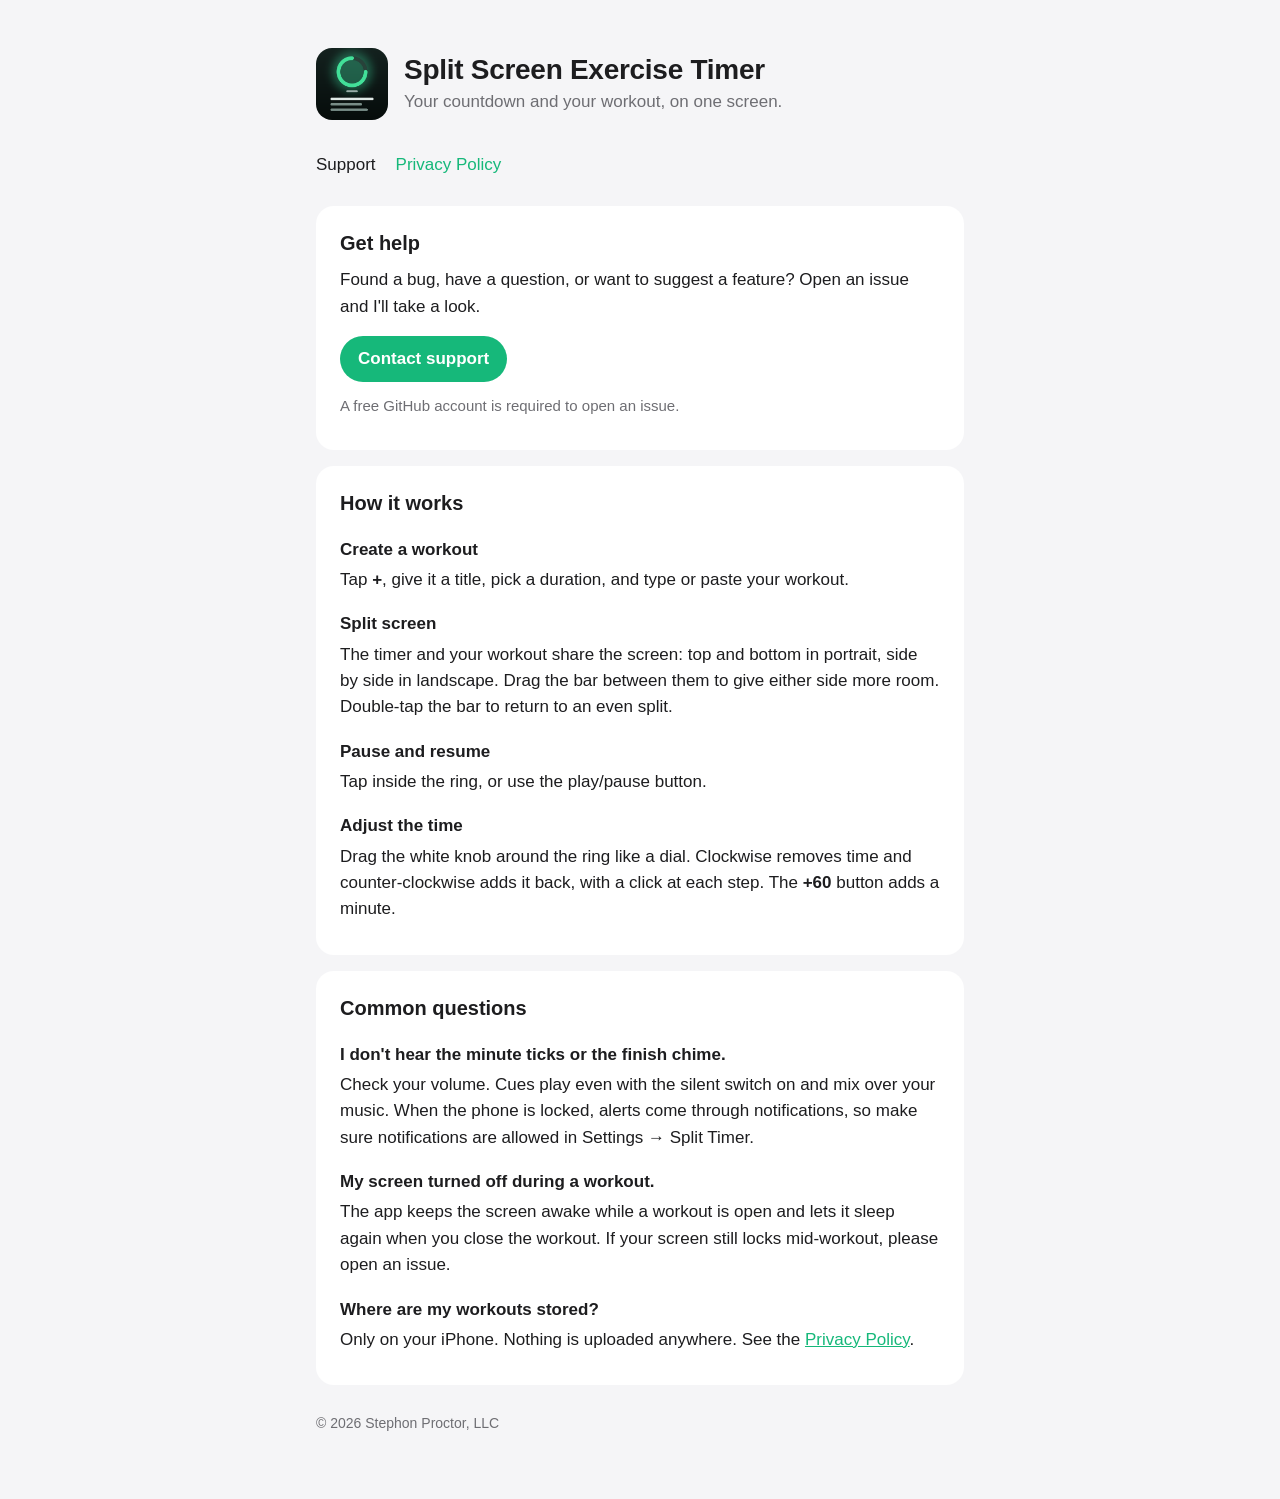
<file: index.html>
<!doctype html>
<html lang="en">
<head>
  <meta charset="utf-8">
  <meta name="viewport" content="width=device-width, initial-scale=1">
  <title>Split Screen Exercise Timer — Support</title>
  <meta name="description" content="Support for Split Screen Exercise Timer, an iPhone workout timer that shows your countdown and your workout side by side.">
  <link rel="icon" href="icon.png">
  <link rel="stylesheet" href="style.css">
</head>
<body>
<main>
  <header>
    <img src="icon.png" alt="">
    <div>
      <h1>Split Screen Exercise Timer</h1>
      <p>Your countdown and your workout, on one screen.</p>
    </div>
  </header>
  <nav>
    <a href="./" aria-current="page">Support</a>
    <a href="privacy.html">Privacy Policy</a>
  </nav>

  <section>
    <h2>Get help</h2>
    <p>Found a bug, have a question, or want to suggest a feature? Open an issue and I'll take a look.</p>
    <a class="button" href="https://github.com/Stephonomon/split-timer-site/issues/new">Contact support</a>
    <p style="margin-top:12px;color:var(--muted);font-size:15px">A free GitHub account is required to open an issue.</p>
  </section>

  <section>
    <h2>How it works</h2>
    <h3>Create a workout</h3>
    <p>Tap <strong>+</strong>, give it a title, pick a duration, and type or paste your workout.</p>
    <h3>Split screen</h3>
    <p>The timer and your workout share the screen: top and bottom in portrait, side by side in landscape. Drag the bar between them to give either side more room. Double-tap the bar to return to an even split.</p>
    <h3>Pause and resume</h3>
    <p>Tap inside the ring, or use the play/pause button.</p>
    <h3>Adjust the time</h3>
    <p>Drag the white knob around the ring like a dial. Clockwise removes time and counter-clockwise adds it back, with a click at each step. The <strong>+60</strong> button adds a minute.</p>
  </section>

  <section>
    <h2>Common questions</h2>
    <h3>I don't hear the minute ticks or the finish chime.</h3>
    <p>Check your volume. Cues play even with the silent switch on and mix over your music. When the phone is locked, alerts come through notifications, so make sure notifications are allowed in Settings → Split Timer.</p>
    <h3>My screen turned off during a workout.</h3>
    <p>The app keeps the screen awake while a workout is open and lets it sleep again when you close the workout. If your screen still locks mid-workout, please open an issue.</p>
    <h3>Where are my workouts stored?</h3>
    <p>Only on your iPhone. Nothing is uploaded anywhere. See the <a href="privacy.html">Privacy Policy</a>.</p>
  </section>

  <footer>© 2026 Stephon Proctor, LLC</footer>
</main>
</body>
</html>
</file>
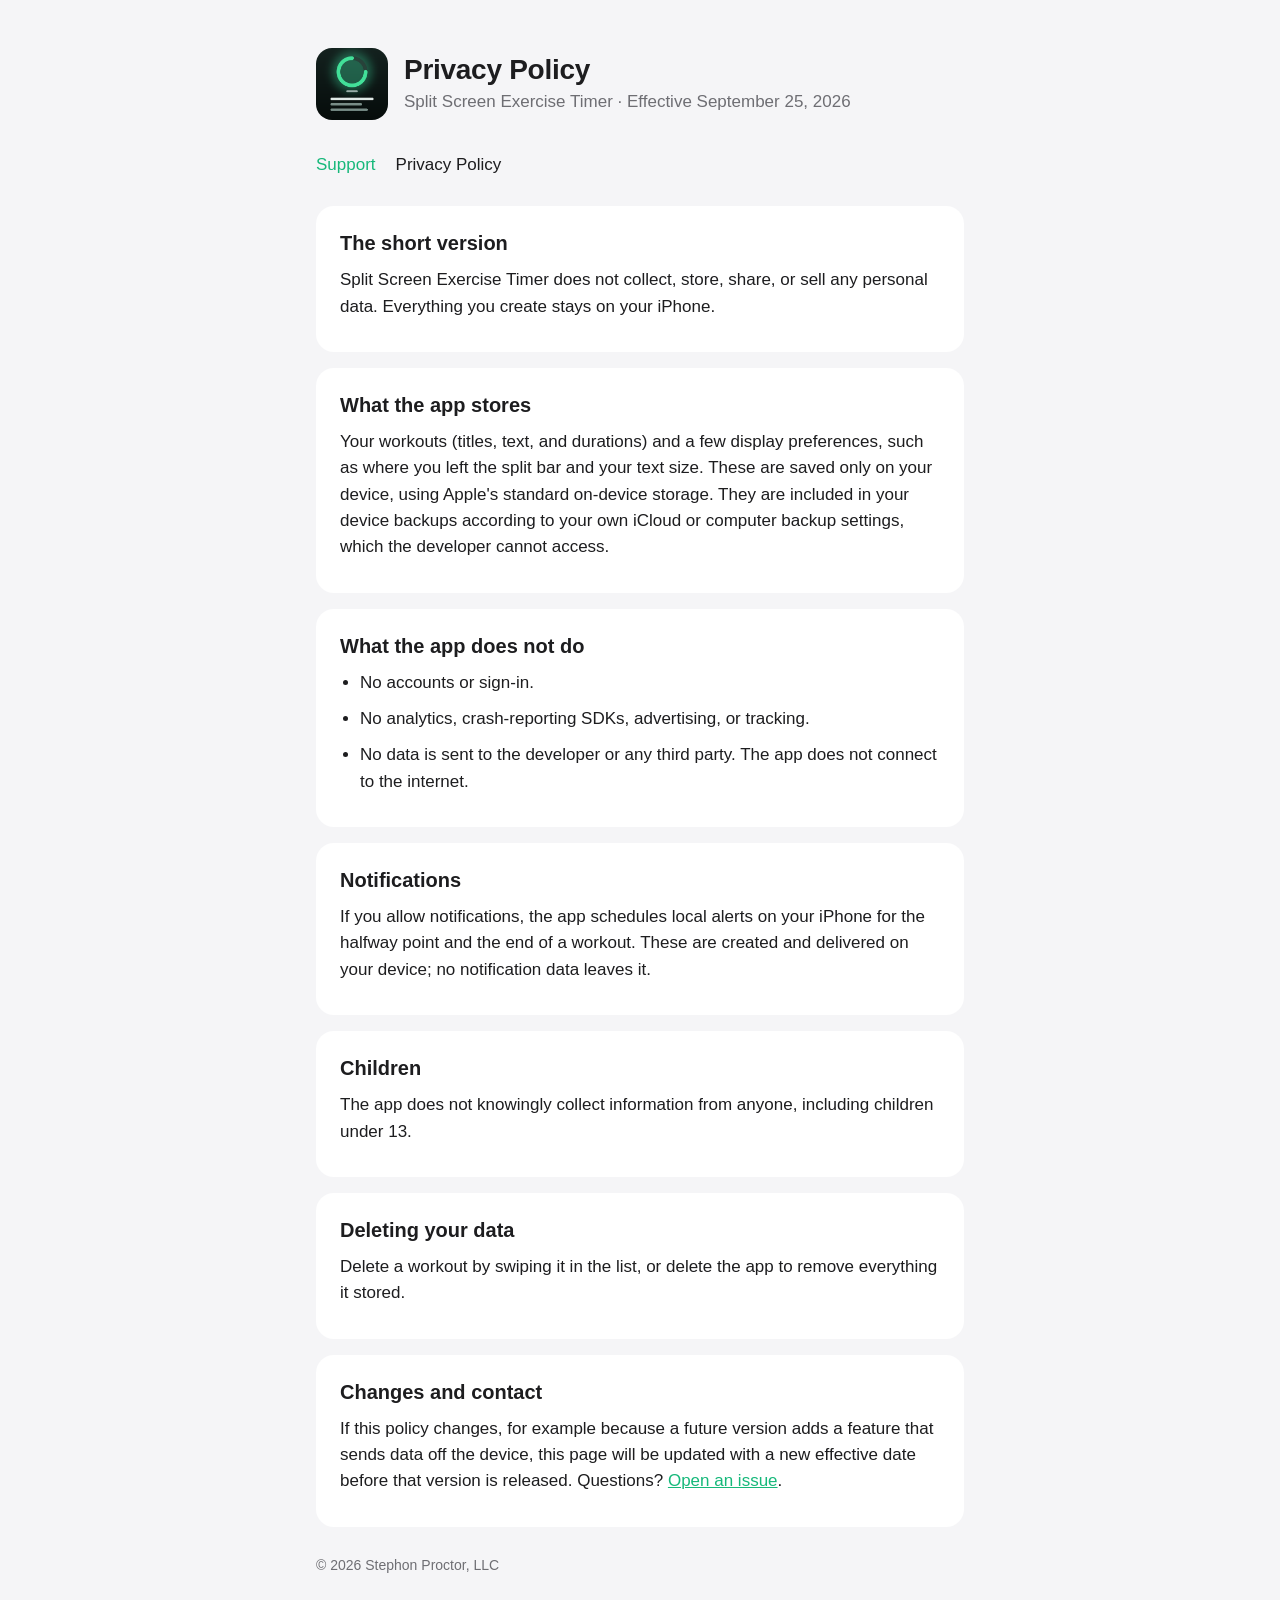
<file: privacy.html>
<!doctype html>
<html lang="en">
<head>
  <meta charset="utf-8">
  <meta name="viewport" content="width=device-width, initial-scale=1">
  <title>Split Screen Exercise Timer — Privacy Policy</title>
  <meta name="description" content="Privacy policy for Split Screen Exercise Timer. The app collects no data.">
  <link rel="icon" href="icon.png">
  <link rel="stylesheet" href="style.css">
</head>
<body>
<main>
  <header>
    <img src="icon.png" alt="">
    <div>
      <h1>Privacy Policy</h1>
      <p>Split Screen Exercise Timer · Effective September 25, 2026</p>
    </div>
  </header>
  <nav>
    <a href="./">Support</a>
    <a href="privacy.html" aria-current="page">Privacy Policy</a>
  </nav>

  <section>
    <h2>The short version</h2>
    <p>Split Screen Exercise Timer does not collect, store, share, or sell any personal data. Everything you create stays on your iPhone.</p>
  </section>

  <section>
    <h2>What the app stores</h2>
    <p>Your workouts (titles, text, and durations) and a few display preferences, such as where you left the split bar and your text size. These are saved only on your device, using Apple's standard on-device storage. They are included in your device backups according to your own iCloud or computer backup settings, which the developer cannot access.</p>
  </section>

  <section>
    <h2>What the app does not do</h2>
    <ul>
      <li>No accounts or sign-in.</li>
      <li>No analytics, crash-reporting SDKs, advertising, or tracking.</li>
      <li>No data is sent to the developer or any third party. The app does not connect to the internet.</li>
    </ul>
  </section>

  <section>
    <h2>Notifications</h2>
    <p>If you allow notifications, the app schedules local alerts on your iPhone for the halfway point and the end of a workout. These are created and delivered on your device; no notification data leaves it.</p>
  </section>

  <section>
    <h2>Children</h2>
    <p>The app does not knowingly collect information from anyone, including children under 13.</p>
  </section>

  <section>
    <h2>Deleting your data</h2>
    <p>Delete a workout by swiping it in the list, or delete the app to remove everything it stored.</p>
  </section>

  <section>
    <h2>Changes and contact</h2>
    <p>If this policy changes, for example because a future version adds a feature that sends data off the device, this page will be updated with a new effective date before that version is released. Questions? <a href="https://github.com/Stephonomon/split-timer-site/issues/new">Open an issue</a>.</p>
  </section>

  <footer>© 2026 Stephon Proctor, LLC</footer>
</main>
</body>
</html>
</file>
<file: style.css>
:root {
  --bg: #f5f5f7;
  --card: #ffffff;
  --text: #1d1d1f;
  --muted: #6e6e73;
  --accent: #16b87a;
  --rule: rgba(0, 0, 0, 0.08);
  color-scheme: light dark;
}
@media (prefers-color-scheme: dark) {
  :root {
    --bg: #000000;
    --card: #1c1c1e;
    --text: #f5f5f7;
    --muted: #a1a1a6;
    --accent: #42e099;
    --rule: rgba(255, 255, 255, 0.12);
  }
}
* { box-sizing: border-box; }
body {
  margin: 0;
  background: var(--bg);
  color: var(--text);
  font: 17px/1.55 -apple-system, BlinkMacSystemFont, "SF Pro Text", "Helvetica Neue", Arial, sans-serif;
  -webkit-font-smoothing: antialiased;
}
main { max-width: 680px; margin: 0 auto; padding: 48px 16px 64px; }
header { display: flex; align-items: center; gap: 16px; margin-bottom: 32px; }
header img { width: 72px; height: 72px; border-radius: 16px; }
header h1 { font-size: 28px; line-height: 1.2; margin: 0; letter-spacing: -0.01em; }
header p { margin: 2px 0 0; color: var(--muted); }
nav { display: flex; gap: 20px; margin-bottom: 28px; }
nav a { color: var(--accent); text-decoration: none; font-weight: 500; }
nav a[aria-current="page"] { color: var(--text); }
section { background: var(--card); border-radius: 18px; padding: 22px 24px; margin-bottom: 16px; }
h2 { font-size: 20px; margin: 0 0 8px; }
h3 { font-size: 17px; margin: 18px 0 4px; }
p, li { margin: 0 0 10px; }
ul { padding-left: 20px; margin: 0; }
a { color: var(--accent); }
.button {
  display: inline-block; margin-top: 6px; padding: 10px 18px; border-radius: 999px;
  background: var(--accent); color: #fff; text-decoration: none; font-weight: 600;
}
footer { color: var(--muted); font-size: 14px; margin-top: 28px; }
</file>
